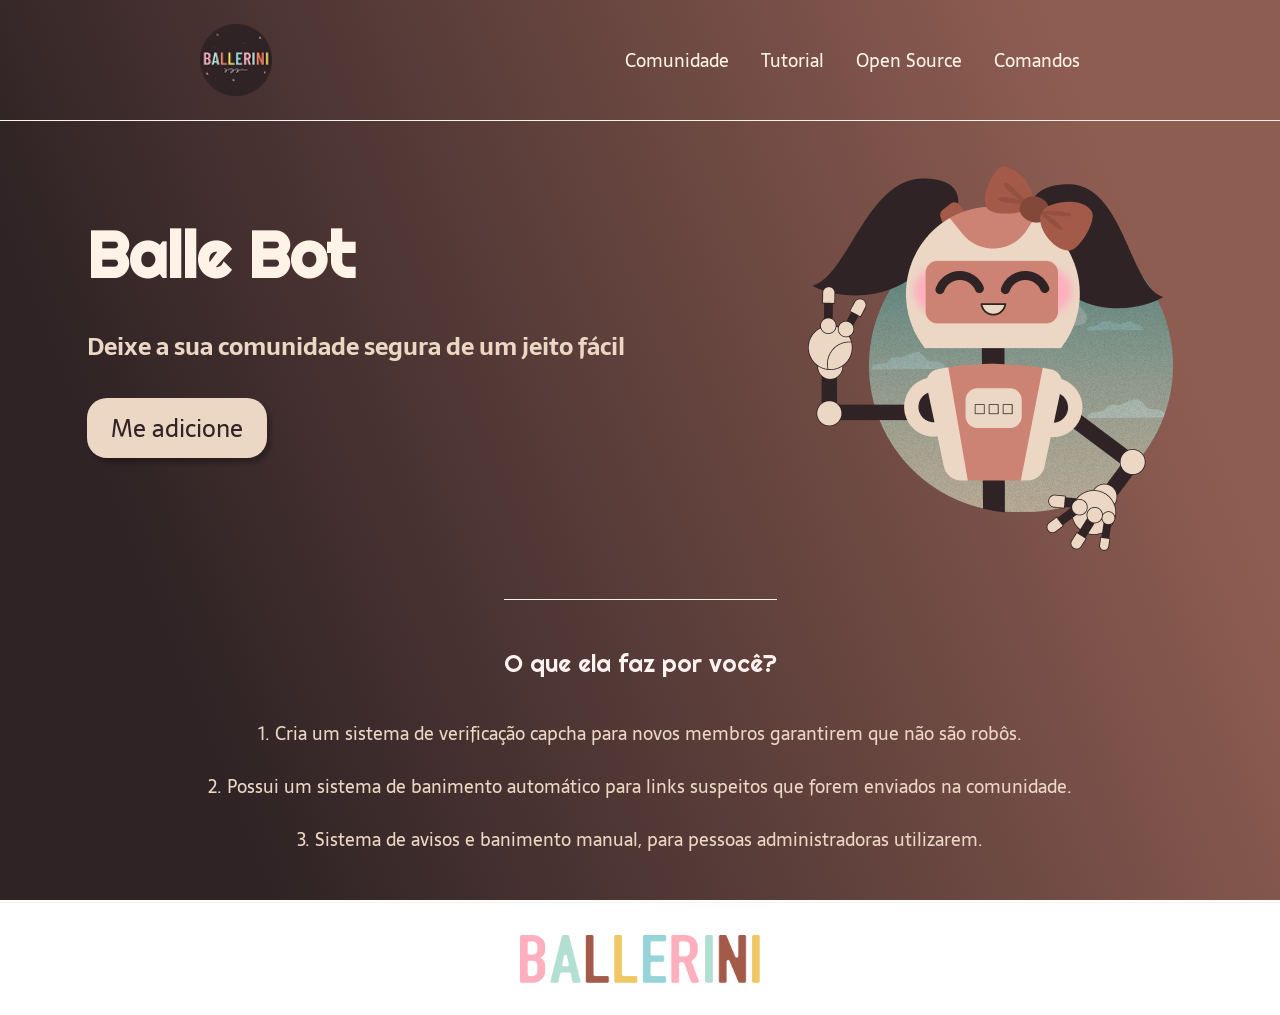
<file: landing page/index.html>
<!DOCTYPE html>
<html lang="pt-BR">

<head>
    <meta charset="UTF-8">
    <meta name="viewport" content="width=device-width, initial-scale=1.0">
    <meta name="description" content="Um bot que irá moderar e deixar a sua comunidade segura de um jeito fácil">
    <title>Balle Bot - Modere a sua comunidade do Discord</title>
    <link rel="stylesheet" type="text/css" href="style.css">
</head>

<body>
  <header class="cabecalho">
 <img class="cabecalho-imagem" src="logo 1.png" alt="Logo da comunidade">
 <nav class="cabecalho-menu">
    <a class="cabecalho-menu-item">Comunidade</a>
    <a class="cabecalho-menu-item">Tutorial</a>
    <a class="cabecalho-menu-item">Open Source</a>
    <a class="cabecalho-menu-item">Comandos</a>
 </nav>
  </header>

  <main class="conteudo">
    <section class="conteudo-principal">
      <div class="conteudo-principal-escrito">
    <h1 class="conteudo-principal-escrito-titulo">Balle Bot</h1>
    <h2 class="conteudo-principal-escrito-subtitulo">Deixe a sua comunidade segura de um jeito fácil</h2>
    <button class="conteudo-principal-escrito-botao">Me adicione</button>
     </div>
    <img class="conteudo-principal-imagem"src="Group 4.png" alt="imagem da ballebot">
</section>

<section class="conteudo-secundario">
<h3 class="conteudo-secundario-titulo">O que ela faz por você?</h3>
<p class="conteudo-secundario-paragrafo">1. Cria um sistema de verificação capcha para novos membros garantirem que não são robôs.</p>
<p class="conteudo-secundario-paragrafo">2. Possui um sistema de banimento automático para links suspeitos que forem enviados na comunidade.</p>
<p class="conteudo-secundario-paragrafo">3. Sistema de avisos e banimento manual, para pessoas administradoras utilizarem.</p>
</section>
  </main>
  <footer class="rodape"> 
<img class="rodape-imagem" src="BALLERINI@2x.png">
  </footer>
</body>

</html>
</file>
<file: landing page/style.css>
@import url('https://fonts.googleapis.com/css2?family=Righteous&family=Sarala:wght@400;700&display=swap');

   
 * {
    margin: 0;
    padding: 0;
    box-sizing: border-box;
    text-decoration: none;
}

html, body {
    height: 100%;
}
body {
    font-size: 100%;
    margin: 0;

    background: linear-gradient(68.15deg, #2f2325 16.62%, #8E5D52 85.61%);
    background-repeat: no-repeat;
    background-attachment: fixed;
}

.cabecalho {
    display: flex;
    flex-direction: row;
    align-items: center;
    justify-content: space-around;
    padding: 24px;
    }

    .cabecalho-imagem {
        height: 72px;

    }
    .cabecalho-menu {
        display: flex;
        gap: 32px;
    }
    .cabecalho-menu-item {
        font-family: 'Sarala', sans-serif;
        color: #fff2e7;
        font-weight: 400;
        font-size: 18px;
    }

    .conteudo {
        margin-bottom: 48px;
        border-top: 0.4px solid #fff2e7;
    }
    
    .conteudo-principal {
        display: flex;
        flex-direction: row;
        align-items: center;
        justify-content: space-around;
    }

    .conteudo-principal-escrito {
        display: flex;
        flex-direction: column;
        gap: 32px;
    }
    .conteudo-principal-escrito-titulo {
       font-family: 'Righteous', cursive;
       font-weight: 400px;
       font-size: 64px;
       color: #fff2e7;
    }

    .conteudo-principal-escrito-subtitulo {
        font-family: 'Sarala', sens-serif;
        font-weight: 400px;
        font-size: 24px;
        color: #ecd6c4;
    }

    .conteudo-principal-escrito-botao {
       background-color: #ecd6c4;
       width: 180px;
       height: 60px;
       border: none;
       box-shadow: 4px 5px 4px rgba(0, 0, 0, 0.25);
       border-radius: 20px;
       font-family: 'Sarala', sans-serif;
       font-weight: 400;
       font-size: 24px;
       color: #2f2325;
    }
    .conteudo-principal-escrito-botao:hover{
        background-color: rgba(236, 214, 196, 0.53);
    }

    .conteudo-principal-imagem {
        height: 430px;
    }

    .conteudo-secundario {
        display: flex;
        flex-direction: column;
        align-items: center;
        gap: 24px;
        margin-top: 48px;
    }

    .conteudo-secundario-titulo {
        border-top: 0.4px solid #fff2e7;
        padding-top: 48px;
        font-family: 'Righteous', cursive;
        font-weight: 400;
        font-size: 24px;
        color: #fff2ef;
        margin-bottom: 16px;
    }

    .conteudo-secundario-paragrafo {
        font-family: 'Sarala', sans-serif;
        font-weight: 300;
        font-size: 18px;
        color: #ecd6c4;
    }

    .rodape {
        padding: 32px;
        border-top: 0.4px solid #fff2e7;
    }

    .rodape-imagem {
        height: 48px;
        display: block;
        margin: 0 auto;
    }
</file>
